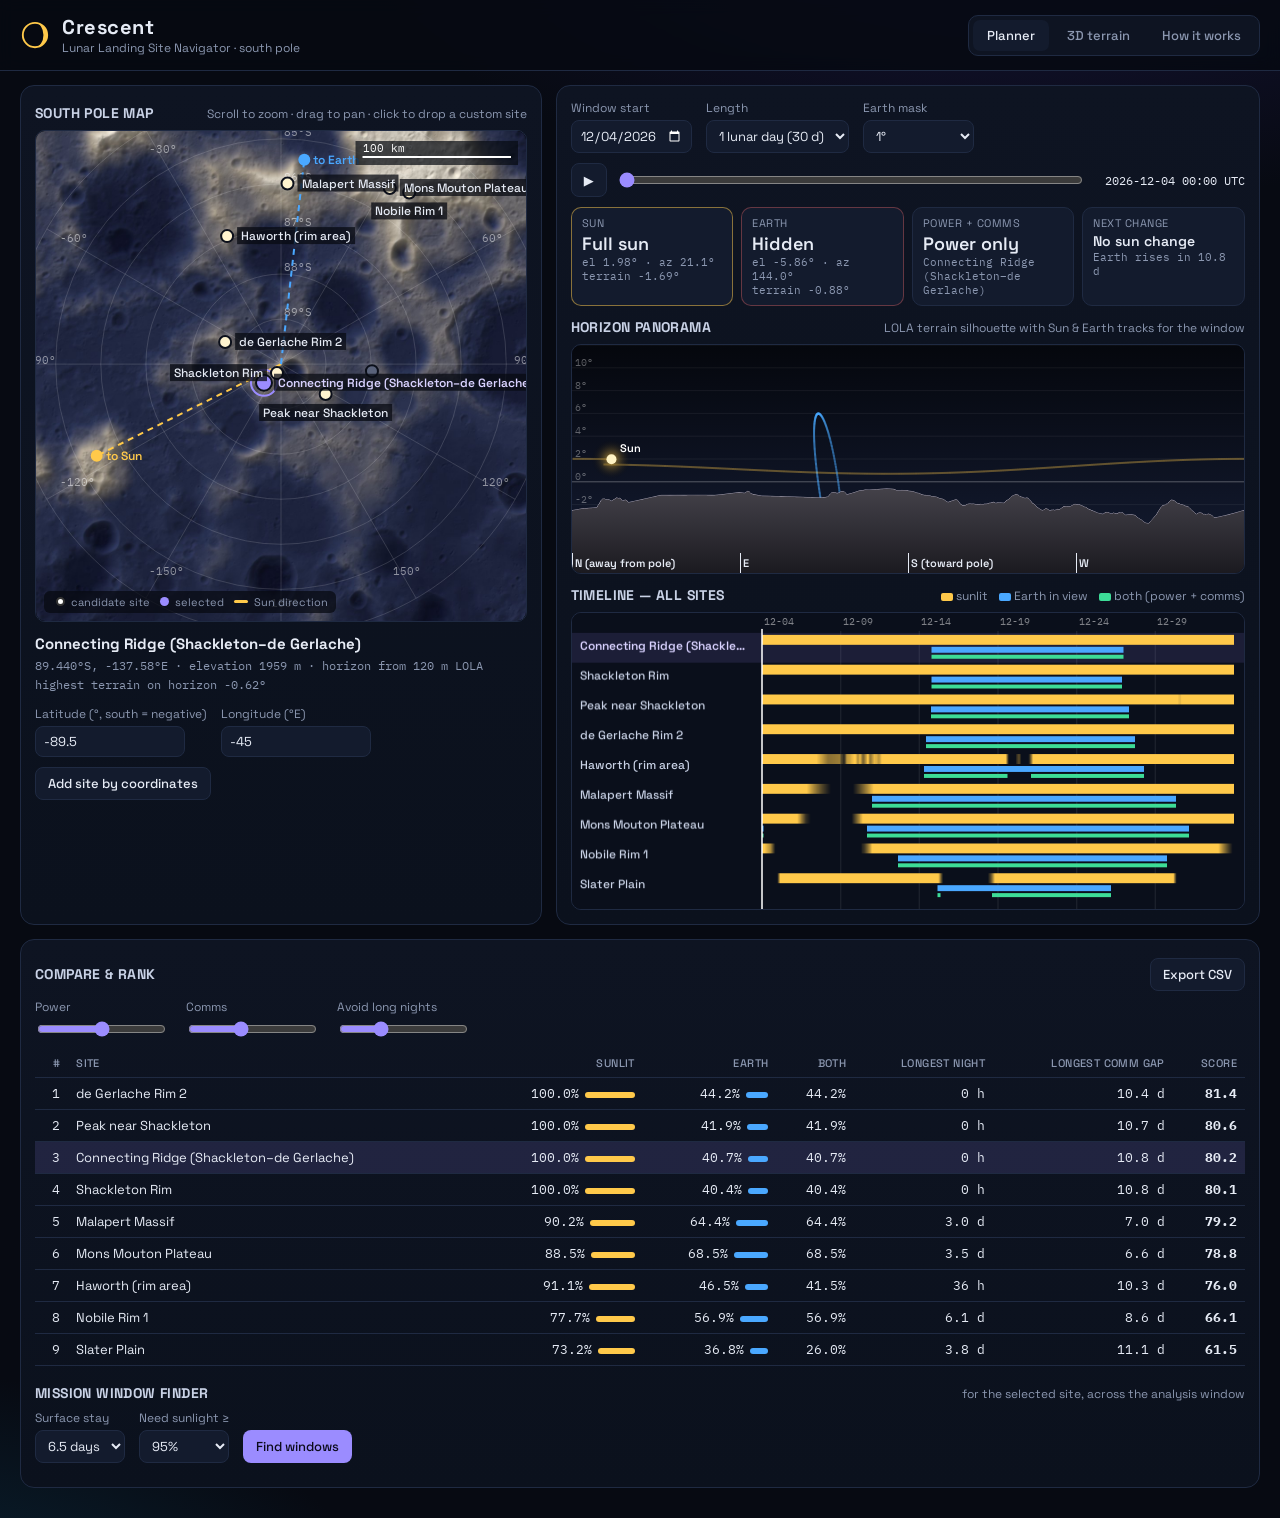
<file: index.html>
<!doctype html>
<html lang="en">
<head>
<meta charset="utf-8">
<meta name="viewport" content="width=device-width, initial-scale=1">
<meta name="ai-disclosure" content="Code, text and design written with AI assistance (Anthropic Claude); demo voice-over is AI-generated (Google Gemini TTS). All terrain and sky values are computed from NASA LOLA and JPL Horizons data.">
<meta name="generator" content="AI-assisted (Anthropic Claude, Google Gemini TTS)">
<title>Crescent — Lunar Landing Site Navigator</title>
<meta name="description" content="Compare lunar south pole landing sites and dates: Sun and Earth above the real LOLA terrain horizon, power and direct-to-Earth communication windows.">
<link rel="preconnect" href="https://fonts.googleapis.com">
<link href="https://fonts.googleapis.com/css2?family=Space+Grotesk:wght@400;500;600;700&family=IBM+Plex+Mono:wght@400;500&display=swap" rel="stylesheet">
<link rel="stylesheet" href="styles.css">
</head>
<body>
<header class="top">
  <div class="brand">
    <svg viewBox="0 0 32 32" width="30" height="30" aria-hidden="true"><circle cx="16" cy="16" r="13" fill="none" stroke="currentColor" stroke-width="2"/><path d="M16 3a13 13 0 0 1 0 26a9 13 0 0 0 0-26z" fill="currentColor"/></svg>
    <div>
      <h1>Crescent</h1>
      <p>Lunar Landing Site Navigator · south pole</p>
    </div>
  </div>
  <nav class="tabs" role="tablist">
    <button class="tab active" data-view="plan" role="tab">Planner</button>
    <button class="tab" data-view="terrain" role="tab">3D terrain</button>
    <button class="tab" data-view="learn" role="tab">How it works</button>
  </nav>
</header>

<div id="loading" class="loading">Loading NASA LOLA terrain &amp; JPL Horizons ephemeris…</div>

<main id="view-plan" class="view">
  <section class="panel map-panel">
    <div class="panel-head">
      <h2>South pole map</h2>
      <span class="hint">Scroll to zoom · drag to pan · click to drop a custom site</span>
    </div>
    <div class="map-wrap"><canvas id="map"></canvas>
      <div class="map-legend"><span class="lg lg-site"></span>candidate site <span class="lg lg-sel"></span>selected <span class="lg lg-sun"></span>Sun direction</div>
    </div>
    <div class="site-info" id="siteInfo"></div>
    <form class="controls coord-form" id="coordForm">
      <label>Latitude (°, south = negative) <input type="number" id="inLat" step="0.001" min="-90" max="-80" value="-89.5" required></label>
      <label>Longitude (°E) <input type="number" id="inLon" step="0.01" min="-180" max="360" value="-45" required></label>
      <button class="btn" type="submit">Add site by coordinates</button>
    </form>
  </section>

  <section class="panel ctrl-panel">
    <div class="controls">
      <label>Window start <input type="date" id="startDate" min="2026-01-01" max="2030-12-01"></label>
      <label>Length
        <select id="duration">
          <option value="720">1 lunar day (30 d)</option>
          <option value="2160">3 months</option>
          <option value="8760">1 year</option>
        </select>
      </label>
      <label>Earth mask <select id="commMask"><option value="0">0° (horizon)</option><option value="1" selected>1°</option><option value="2">2°</option><option value="5">5°</option></select></label>
    </div>
    <div class="clock">
      <button id="play" class="btn icon" aria-label="Play">▶</button>
      <input type="range" id="time" min="0" max="720" step="1" value="0">
      <output id="timeLabel"></output>
    </div>
    <div class="now" id="nowCards"></div>

    <div class="panel-head"><h2>Horizon panorama</h2><span class="hint" id="panoHint">LOLA terrain silhouette with Sun &amp; Earth tracks for the window</span></div>
    <canvas id="pano"></canvas>

    <div class="panel-head"><h2>Timeline — all sites</h2><span class="hint"><span class="sw sw-sun"></span>sunlit <span class="sw sw-earth"></span>Earth in view <span class="sw sw-both"></span>both (power + comms)</span></div>
    <canvas id="timeline"></canvas>
  </section>

  <section class="panel table-panel">
    <div class="panel-head"><h2>Compare &amp; rank</h2>
      <button class="btn" id="csv">Export CSV</button>
    </div>
    <div class="weights">
      <label>Power <input type="range" id="wSun" min="0" max="10" value="5"></label>
      <label>Comms <input type="range" id="wEarth" min="0" max="10" value="4"></label>
      <label>Avoid long nights <input type="range" id="wNight" min="0" max="10" value="3"></label>
    </div>
    <table id="rank"><thead><tr><th>#</th><th>Site</th><th>Sunlit</th><th>Earth</th><th>Both</th><th>Longest night</th><th>Longest comm gap</th><th>Score</th></tr></thead><tbody></tbody></table>

    <div class="panel-head finder-head"><h2>Mission window finder</h2><span class="hint">for the selected site, across the analysis window</span></div>
    <div class="controls">
      <label>Surface stay <select id="stay"><option value="72">3 days</option><option value="156" selected>6.5 days</option><option value="336">14 days</option></select></label>
      <label>Need sunlight ≥ <select id="minSun"><option value="0.9">90%</option><option value="0.95" selected>95%</option><option value="1">100%</option></select></label>
      <button class="btn primary" id="find">Find windows</button>
    </div>
    <ol id="windows" class="windows"></ol>
  </section>
</main>

<main id="view-terrain" class="view hidden">
  <section class="panel terrain-panel">
    <div class="panel-head"><h2>3D terrain around <span id="t3name"></span></h2><span class="hint">LOLA 300 m terrain lit by the real Sun position at the selected time · drag to orbit</span></div>
    <div id="three" class="three"></div>
    <div class="clock">
      <button id="play3" class="btn icon" aria-label="Play">▶</button>
      <input type="range" id="time3" min="0" max="720" step="1" value="0">
      <output id="timeLabel3"></output>
    </div>
  </section>
</main>

<main id="view-learn" class="view hidden">
  <article class="panel learn">
    <h2>Why the lunar south pole is hard</h2>
    <p>At the pole the Sun never rises more than about 1.6° above the ideal horizon, so it skims around the sky once every 29.5 days. A ridge a few kilometres away can hide it for days. Earth hangs low too, wobbling up and down by about ±7° through libration, so whether a lander can talk straight to Earth depends on the exact spot and date.</p>
    <h2>What Crescent does</h2>
    <ol>
      <li><b>Real terrain.</b> We cast 720 rays from each site across the NASA LRO <abbr title="Lunar Orbiter Laser Altimeter">LOLA</abbr> polar elevation model (120 m) out to 440 km, accounting for the Moon's curvature, to get the true horizon in every direction.</li>
      <li><b>Real sky.</b> Hourly sub-solar and sub-Earth points on the Moon (2026–2030) come from NASA JPL Horizons (DE441, MOON_ME frame, the same frame as LOLA). We correct for parallax, since the site sits 1,737 km from the Moon's centre.</li>
      <li><b>Power &amp; comms.</b> Sunlight = the fraction of the solar disk above the terrain. Direct-to-Earth = Earth's centre above the terrain plus your antenna mask.</li>
      <li><b>Decisions.</b> Compare sites, weight what matters to your mission, and find the dates when a stay of a given length gets continuous sunlight and the longest Earth contact.</li>
    </ol>
    <h2>Checks</h2>
    <p>Our 2027 results reproduce published patterns: the Shackleton–de Gerlache connecting ridge is sunlit about 86% of the year, while Malapert Massif and Mons Mouton trade some sunlight for Earth in view 80–86% of the time.</p>
    <h2>Limits</h2>
    <p>Featured sites are representative high points near NASA's Artemis III candidate regions, not official landing coordinates. Terrain resolution (120 m for featured sites, 300 m for custom sites) cannot show boulders or small local slopes. This is an educational and early-planning tool, not flight software.</p>
    <h2>Data</h2>
    <ul>
      <li>NASA LRO LOLA LDEM_75S_120M, PDS Geosciences Node</li>
      <li>NASA JPL Horizons ephemeris system (DE441)</li>
      <li>Candidate region names: NASA Artemis III announcement (Oct 2024)</li>
    </ul>
    <p class="muted">Built by team Crescent Dev (Harun Kalmakhanuly, Alizhan Audanbekov, Nurali Dauletbaev, Bexultanov Nurali, Nurmagambet Arnur, fakyoglu) for the NASA Space Apps Challenge 2026 (challenge: Lunar Landing Site Navigator). AI disclosure: the code and documentation were written with help from an AI coding assistant (Anthropic Claude). The team directed the work. All terrain and sky data come from NASA sources, and every number on this page is computed from that data, not generated by AI.</p>
    <p class="muted"><a href="slides.html" style="color:var(--accent)">Project presentation (7 slides)</a></p>
  </article>
</main>

<div id="tip" class="tip"></div>
<script type="importmap">{"imports":{"three":"https://cdn.jsdelivr.net/npm/three@0.160.0/build/three.module.js","three/addons/":"https://cdn.jsdelivr.net/npm/three@0.160.0/examples/jsm/"}}</script>
<script type="module" src="app.js"></script>
</body>
</html>
</file>
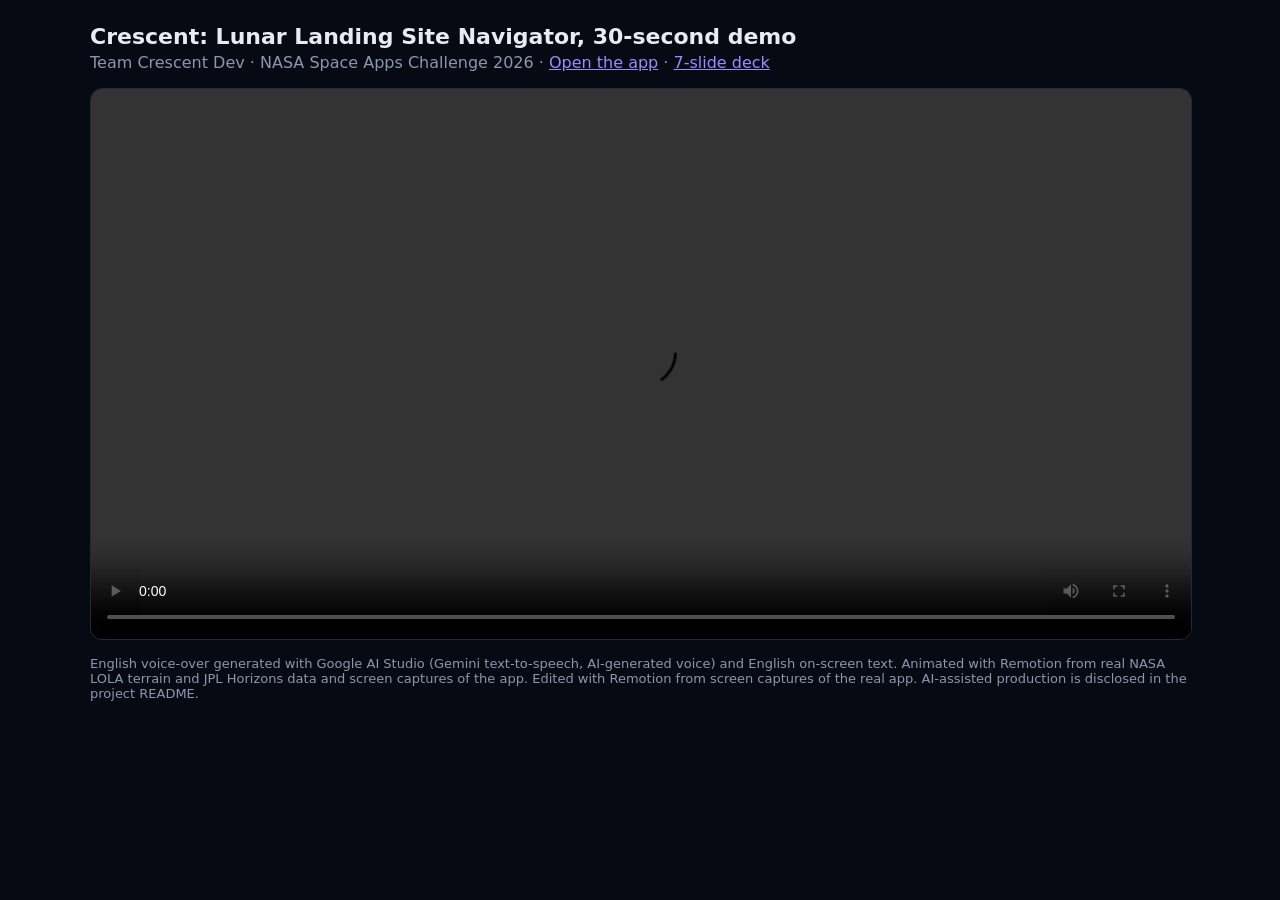
<file: demo.html>
<!doctype html>
<html lang="en"><head><meta charset="utf-8"><meta name="viewport" content="width=device-width, initial-scale=1">
<meta name="ai-disclosure" content="Code, text and design written with AI assistance (Anthropic Claude); demo voice-over is AI-generated (Google Gemini TTS). All terrain and sky values are computed from NASA LOLA and JPL Horizons data.">
<meta name="generator" content="AI-assisted (Anthropic Claude, Google Gemini TTS)">
<title>Crescent — 30-second Demo</title>
<style>:root{--bg:#070a12}html,body{margin:0;background:var(--bg);color:#e6ebf5;font-family:system-ui,sans-serif}
main{max-width:1100px;margin:0 auto;padding:24px 16px}video{width:100%;border-radius:12px;border:1px solid #1f2a42;background:#000}
h1{font-size:22px;margin:0 0 4px}p{color:#8b97b0;margin:0 0 16px}a{color:#9b8cff}</style></head>
<body><main><h1>Crescent: Lunar Landing Site Navigator, 30-second demo</h1>
<p>Team Crescent Dev · NASA Space Apps Challenge 2026 · <a href="./">Open the app</a> · <a href="slides.html">7-slide deck</a></p>
<video src="assets/crescent-demo.mp4" controls playsinline preload="metadata"></video>
<p style="margin-top:12px;font-size:13px">English voice-over generated with Google AI Studio (Gemini text-to-speech, AI-generated voice) and English on-screen text. Animated with Remotion from real NASA LOLA terrain and JPL Horizons data and screen captures of the app. Edited with Remotion from screen captures of the real app. AI-assisted production is disclosed in the project README.</p>
</main></body></html>
</file>
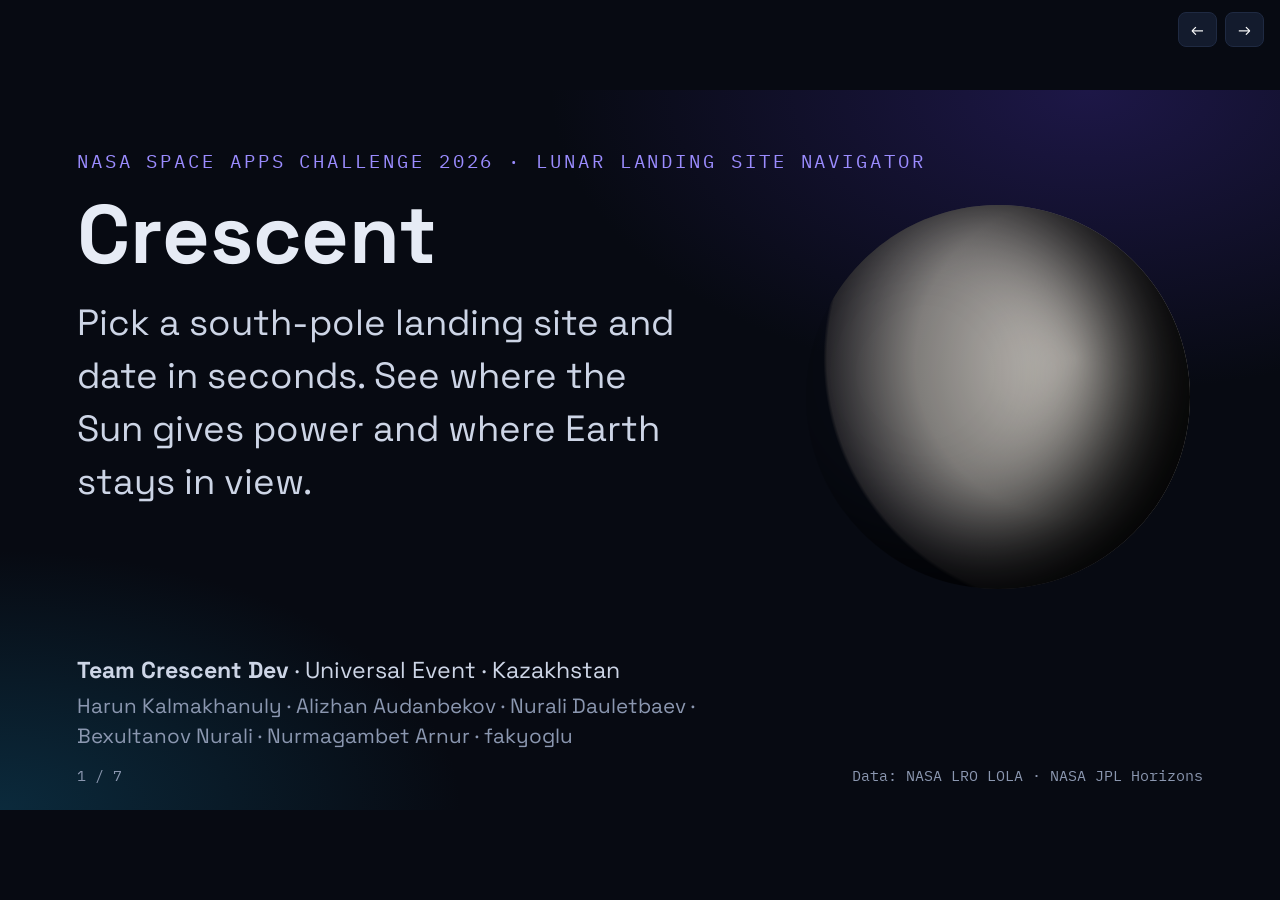
<file: slides.html>
<!doctype html>
<html lang="en">
<head>
<meta charset="utf-8">
<meta name="viewport" content="width=device-width, initial-scale=1">
<meta name="ai-disclosure" content="Code, text and design written with AI assistance (Anthropic Claude); demo voice-over is AI-generated (Google Gemini TTS). All terrain and sky values are computed from NASA LOLA and JPL Horizons data.">
<meta name="generator" content="AI-assisted (Anthropic Claude, Google Gemini TTS)">
<title>Crescent — Project Demo</title>
<link href="https://fonts.googleapis.com/css2?family=Space+Grotesk:wght@400;500;600;700&family=IBM+Plex+Mono:wght@400;500&display=swap" rel="stylesheet">
<style>
:root{--bg:#070a12;--text:#e6ebf5;--muted:#8b97b0;--sun:#ffc94a;--earth:#4aa8ff;--both:#3ddc97;--accent:#9b8cff;--line:#1f2a42}
*{box-sizing:border-box}html,body{margin:0;height:100%;background:var(--bg);color:var(--text);font-family:'Space Grotesk',system-ui,sans-serif;overflow:hidden}
.deck{height:100%;display:grid;place-items:center}
.slide{display:none;width:min(100vw,177.78vh);aspect-ratio:16/9;padding:4.5% 6%;position:relative;
  background:radial-gradient(70% 70% at 85% 0%,#1d1747 0,transparent 60%),radial-gradient(60% 60% at 0% 100%,#0b2a3c 0,transparent 60%),#070a12;font-size:min(1.9vw,3.4vh)}
.slide.on{display:flex;flex-direction:column}
h1{font-size:3.4em;margin:0;line-height:1.05}h2{font-size:1.6em;margin:0 0 .5em;color:var(--sun)}
p,li{font-size:.95em;line-height:1.45;color:#cdd5e6}.muted{color:var(--muted)}
.kicker{font-family:'IBM Plex Mono',monospace;color:var(--accent);font-size:.8em;letter-spacing:.15em;text-transform:uppercase;margin-bottom:1em}
.grid2{display:grid;grid-template-columns:1fr 1fr;gap:1.6em;align-items:center;flex:1;min-height:0}
.shot{width:100%;max-height:30em;object-fit:contain;object-position:top;border-radius:.6em;border:1px solid var(--line);box-shadow:0 1em 3em rgba(0,0,0,.5)}
.big{font-size:2.4em;font-weight:700}.stat{border:1px solid var(--line);border-radius:.6em;padding:.7em .9em;background:rgba(255,255,255,.02)}
.stats{display:grid;grid-template-columns:repeat(3,1fr);gap:.8em;margin-top:.6em}
table{border-collapse:collapse;width:100%;font-size:.9em}td,th{padding:.35em .5em;border-bottom:1px solid var(--line);text-align:right}td:first-child,th:first-child{text-align:left}th{color:var(--muted);font-weight:500}
.bar{display:inline-block;height:.5em;border-radius:.25em;vertical-align:middle;margin-left:.4em}
.foot{position:absolute;left:6%;right:6%;bottom:3.5%;display:flex;justify-content:space-between;font-family:'IBM Plex Mono',monospace;font-size:.6em;color:var(--muted)}
.moon{position:absolute;right:7%;top:16%;width:30%;aspect-ratio:1;border-radius:50%;background:radial-gradient(circle at 70% 40%,#d9d4cc 0,#8d8a86 45%,#2b2a2e 70%,transparent 71%);box-shadow:inset -3em -1em 4em #000;opacity:.9}
.pill{display:inline-block;border:1px solid var(--line);border-radius:2em;padding:.2em .8em;margin:.2em .3em 0 0;font-size:.8em}
.nav{position:fixed;top:12px;right:16px;display:flex;gap:8px;z-index:3}.nav button{background:#131b2d;color:#fff;border:1px solid var(--line);border-radius:8px;padding:6px 12px;font:inherit;cursor:pointer}
a{color:var(--accent)}
</style>
</head>
<body>
<div class="deck">

<section class="slide">
  <div class="kicker">NASA Space Apps Challenge 2026 · Lunar Landing Site Navigator</div>
  <h1>Crescent</h1>
  <p style="font-size:1.5em;max-width:55%;margin-top:.5em">Pick a south-pole landing site and date in seconds. See where the Sun gives power and where Earth stays in view.</p>
  <p style="margin-top:auto;margin-bottom:.2em"><b>Team Crescent Dev</b> · Universal Event · Kazakhstan</p>
  <p class="muted" style="margin:0;max-width:62%;font-size:.85em">Harun Kalmakhanuly · Alizhan Audanbekov · Nurali Dauletbaev · Bexultanov Nurali · Nurmagambet Arnur · fakyoglu</p>
  <div class="moon"></div>
  <div class="foot"><span>1 / 7</span><span>Data: NASA LRO LOLA · NASA JPL Horizons</span></div>
</section>

<section class="slide">
  <div class="kicker">The problem</div>
  <h2>At the lunar south pole, a few kilometres decide everything</h2>
  <div class="grid2">
    <ul>
      <li>The Sun never climbs more than <b>~1.6°</b> above the ideal horizon. It just skims around the sky.</li>
      <li>Earth sits low and wobbles by <b>±7°</b> through libration, so direct-to-Earth radio comes and goes.</li>
      <li>Nearby ridges and craters hide both for days at a time.</li>
      <li>Tools that compute this exist, but they are made for specialists. Planners, teachers and the public can't compare options quickly.</li>
    </ul>
    <div class="stats" style="grid-template-columns:1fr">
      <div class="stat"><div class="big" style="color:var(--sun)">±1.6°</div>Sun elevation range at the pole</div>
      <div class="stat"><div class="big" style="color:var(--earth)">±7°</div>Earth elevation swing (libration)</div>
      <div class="stat"><div class="big" style="color:var(--both)">29.5 d</div>one lunar day: one slow lap of the Sun</div>
    </div>
  </div>
  <div class="foot"><span>2 / 7</span><span>Crescent Dev</span></div>
</section>

<section class="slide">
  <div class="kicker">Our solution</div>
  <h2>One screen: map → horizon → timeline → ranking</h2>
  <div class="grid2" style="grid-template-columns:1.5fr 1fr">
    <img class="shot" src="assets/planner.png" alt="Crescent planner screen">
    <ul>
      <li><b>Map</b> of the south pole from real LOLA terrain. Click anywhere to add a custom site.</li>
      <li><b>Horizon panorama</b> showing the terrain silhouette with the Sun and Earth paths.</li>
      <li><b>Timeline</b> comparing every site: <span style="color:var(--sun)">sunlit</span>, <span style="color:var(--earth)">Earth in view</span>, <span style="color:var(--both)">both</span>.</li>
      <li><b>Ranking</b> with adjustable weights, plus a <b>mission window finder</b> and CSV export.</li>
    </ul>
  </div>
  <div class="foot"><span>3 / 7</span><span>Runs in any browser · no install</span></div>
</section>

<section class="slide">
  <div class="kicker">How it works</div>
  <h2>Real NASA terrain + real NASA ephemeris</h2>
  <div class="grid2">
    <div>
      <p><b>1 · Terrain horizon.</b> From each site we cast 720 rays across the LRO LOLA 120 m polar elevation model out to 440 km, including the Moon's curvature.</p>
      <p><b>2 · Sky.</b> Hourly sub-solar and sub-Earth points for 2026–2030 come from JPL Horizons (DE441) in the MOON_ME frame, the same frame as LOLA. We correct for the site's 1,737 km parallax.</p>
      <p><b>3 · Metrics.</b> Sunlight = fraction of the solar disk above the terrain. Comms = Earth above terrain + antenna mask. We track the longest night and the longest communication gap.</p>
    </div>
    <img class="shot" src="assets/terrain.png" alt="3D terrain view">
  </div>
  <div class="foot"><span>4 / 7</span><span>Static web app · data preprocessed in Python · JavaScript + three.js</span></div>
</section>

<section class="slide">
  <div class="kicker">What it shows · whole year 2027</div>
  <h2>Every site is a trade-off between power and comms</h2>
  <table>
    <tr><th>Site (near NASA candidate region)</th><th>Sunlit</th><th>Earth in view</th></tr>
    <tr><td>Connecting Ridge (Shackleton–de Gerlache)</td><td>86.2%<span class="bar" style="width:4.3em;background:var(--sun)"></span></td><td>50.8%<span class="bar" style="width:2.5em;background:var(--earth)"></span></td></tr>
    <tr><td>Shackleton Rim</td><td>85.6%<span class="bar" style="width:4.3em;background:var(--sun)"></span></td><td>49.6%<span class="bar" style="width:2.5em;background:var(--earth)"></span></td></tr>
    <tr><td>de Gerlache Rim 2</td><td>81.9%<span class="bar" style="width:4.1em;background:var(--sun)"></span></td><td>54.9%<span class="bar" style="width:2.7em;background:var(--earth)"></span></td></tr>
    <tr><td>Mons Mouton Plateau</td><td>68.8%<span class="bar" style="width:3.4em;background:var(--sun)"></span></td><td>86.1%<span class="bar" style="width:4.3em;background:var(--earth)"></span></td></tr>
    <tr><td>Malapert Massif</td><td>67.6%<span class="bar" style="width:3.4em;background:var(--sun)"></span></td><td>79.3%<span class="bar" style="width:4em;background:var(--earth)"></span></td></tr>
    <tr><td>Haworth (rim area)</td><td>51.1%<span class="bar" style="width:2.6em;background:var(--sun)"></span></td><td>59.7%<span class="bar" style="width:3em;background:var(--earth)"></span></td></tr>
  </table>
  <p class="muted" style="margin-top:.6em">Sites near the pole get the most sunlight. Sites closer to the Earth-facing side keep Earth in view longer. These match published LOLA illumination studies, and Crescent lets you pick the balance and the dates.</p>
  <div class="foot"><span>5 / 7</span><span>Earth mask 0°, observer 2 m</span></div>
</section>

<section class="slide">
  <div class="kicker">Who it's for</div>
  <h2>Mission planners, educators, the public</h2>
  <div class="stats">
    <div class="stat"><div class="big">🛰️</div><b>Planners</b><p>Rank sites with their own weights. Find dates when a 6.5-day stay gets ≥95% sunlight and the most Earth contact. Export hourly CSV.</p></div>
    <div class="stat"><div class="big">🏫</div><b>Educators</b><p>The 3D terrain lit by the real Sun and the horizon panorama make low sun angles and libration easy to see in class.</p></div>
    <div class="stat"><div class="big">🌍</div><b>Everyone</b><p>A free browser link with no install or login, and a plain-language "How it works" page.</p></div>
  </div>
  <div class="foot"><span>6 / 7</span><span>Crescent Dev</span></div>
</section>

<section class="slide">
  <div class="kicker">Next steps</div>
  <h2>From hackathon to planning tool</h2>
  <ul>
    <li>Add the 5–20 m LOLA products for metre-scale horizons at the final landing sites.</li>
    <li>Add Artemis lander and relay-satellite visibility (e.g. Lunar Gateway) as a second comms option.</li>
    <li>Add lunar-night thermal and battery sizing estimates based on shadow duration.</li>
    <li>Add Kazakh and Russian interfaces for classrooms.</li>
  </ul>
  <p style="margin-top:auto">Try it: <a id="live" href="index.html">open Crescent</a></p>
  <div class="foot"><span>7 / 7</span><span>AI disclosure: code written with help from an AI coding assistant · all numbers computed from NASA data</span></div>
</section>

</div>
<div class="nav"><button id="prev">←</button><button id="next">→</button></div>
<script>
const S=[...document.querySelectorAll('.slide')];let i=Math.max(0,Math.min(S.length-1,(+location.hash.slice(1)||1)-1));
const show=()=>{S.forEach((s,k)=>s.classList.toggle('on',k===i));history.replaceState(null,'','#'+(i+1));};
document.getElementById('prev').onclick=()=>{i=Math.max(0,i-1);show()};document.getElementById('next').onclick=()=>{i=Math.min(S.length-1,i+1);show()};
addEventListener('keydown',e=>{if(['ArrowRight',' ','PageDown'].includes(e.key)){i=Math.min(S.length-1,i+1);show()}if(['ArrowLeft','PageUp'].includes(e.key)){i=Math.max(0,i-1);show()}});
document.getElementById('live').href=new URL('index.html',location.href).href;document.getElementById('live').textContent=new URL('./',location.href).href;
show();
</script>
</body>
</html>
</file>
<file: styles.css>
:root{
  --bg:#070a12; --panel:#0e1422; --panel2:#131b2d; --line:#1f2a42; --text:#e6ebf5; --muted:#8b97b0;
  --sun:#ffc94a; --earth:#4aa8ff; --both:#3ddc97; --accent:#9b8cff; --danger:#ff6b6b;
  --mono:'IBM Plex Mono',ui-monospace,monospace; --sans:'Space Grotesk',system-ui,sans-serif;
}
*{box-sizing:border-box}
html,body{margin:0;background:var(--bg);color:var(--text);font-family:var(--sans);font-size:14px}
body{background:radial-gradient(1200px 600px at 80% -10%,#1a1640 0,transparent 60%),radial-gradient(900px 500px at -10% 110%,#0b2a3c 0,transparent 60%),var(--bg);min-height:100vh}
.top{display:flex;align-items:center;justify-content:space-between;gap:16px;padding:14px 20px;border-bottom:1px solid var(--line);position:sticky;top:0;background:rgba(7,10,18,.85);backdrop-filter:blur(8px);z-index:5;flex-wrap:wrap}
.brand{display:flex;gap:12px;align-items:center;color:var(--sun)}
.brand h1{margin:0;font-size:20px;letter-spacing:.5px;color:var(--text)}
.brand p{margin:0;color:var(--muted);font-size:12px}
.tabs{display:flex;gap:4px;background:var(--panel);padding:4px;border-radius:10px;border:1px solid var(--line)}
.tab{background:none;border:0;color:var(--muted);padding:7px 14px;border-radius:7px;cursor:pointer;font:500 13px var(--sans)}
.tab.active{background:var(--panel2);color:var(--text)}
.view{display:grid;grid-template-columns:minmax(320px,1fr) minmax(420px,1.35fr);gap:14px;padding:14px 20px 30px}
.view.hidden{display:none}
#view-terrain,#view-learn{grid-template-columns:1fr}
.panel{background:linear-gradient(180deg,var(--panel),#0b111d);border:1px solid var(--line);border-radius:14px;padding:14px;min-width:0}
.table-panel{grid-column:1 / -1}
.panel-head{display:flex;align-items:baseline;justify-content:space-between;gap:10px;margin:4px 0 8px;flex-wrap:wrap}
.panel-head h2{margin:0;font-size:14px;letter-spacing:.4px;text-transform:uppercase;color:#c9d2e6}
.hint{color:var(--muted);font-size:12px}
.map-wrap{position:relative;border-radius:10px;overflow:hidden;border:1px solid var(--line)}
#map{display:block;width:100%;aspect-ratio:1/1;cursor:crosshair;background:#000}
.map-legend{position:absolute;left:8px;bottom:8px;background:rgba(7,10,18,.75);padding:4px 8px;border-radius:6px;font-size:11px;color:var(--muted);display:flex;gap:6px;align-items:center}
.lg{display:inline-block;width:9px;height:9px;border-radius:50%;margin-left:4px}
.lg-site{background:#fff;border:2px solid #333}.lg-sel{background:var(--accent)}.lg-sun{background:var(--sun);border-radius:2px;height:3px;width:14px}
.site-info{margin-top:10px;font-family:var(--mono);font-size:12px;color:var(--muted);line-height:1.6}
.site-info b{color:var(--text);font-family:var(--sans);font-size:15px}
.controls{display:flex;flex-wrap:wrap;gap:10px 14px;align-items:flex-end;margin-bottom:10px}
.controls label,.weights label{display:flex;flex-direction:column;gap:4px;color:var(--muted);font-size:12px}
.coord-form{margin-top:12px}
.coord-form input[type=number]{width:150px}
input[type=date],input[type=number],select{background:var(--panel2);color:var(--text);border:1px solid var(--line);border-radius:8px;padding:6px 8px;font:13px var(--sans);color-scheme:dark}
.clock{display:flex;gap:10px;align-items:center;margin:4px 0 10px}
.clock input[type=range]{flex:1}
input[type=range]{accent-color:var(--accent)}
.clock output{font-family:var(--mono);font-size:12px;min-width:150px;text-align:right}
.btn{background:var(--panel2);color:var(--text);border:1px solid var(--line);border-radius:8px;padding:7px 12px;cursor:pointer;font:500 13px var(--sans)}
.btn:hover{border-color:#3a4a6e}
.btn.primary{background:var(--accent);color:#0b0b1a;border-color:transparent}
.btn.icon{width:36px;height:34px;padding:0}
.now{display:grid;grid-template-columns:repeat(4,1fr);gap:8px;margin-bottom:12px}
.card{background:var(--panel2);border:1px solid var(--line);border-radius:10px;padding:8px 10px}
.card .k{color:var(--muted);font-size:11px;text-transform:uppercase;letter-spacing:.5px}
.card .v{font-size:18px;font-weight:600;margin-top:2px}
.card .s{font-family:var(--mono);font-size:11px;color:var(--muted)}
.card.on-sun{border-color:rgba(255,201,74,.5)}.card.on-earth{border-color:rgba(74,168,255,.5)}.card.off{border-color:rgba(255,107,107,.35)}
#pano{width:100%;height:230px;display:block;border-radius:10px;border:1px solid var(--line);margin-bottom:12px}
#timeline{width:100%;display:block;border-radius:10px;border:1px solid var(--line);cursor:pointer}
.sw{display:inline-block;width:12px;height:8px;border-radius:2px;margin:0 3px 0 8px;vertical-align:middle}
.sw-sun{background:var(--sun)}.sw-earth{background:var(--earth)}.sw-both{background:var(--both)}
.weights{display:flex;gap:18px;flex-wrap:wrap;margin-bottom:10px}
table{width:100%;border-collapse:collapse;font-size:13px}
th,td{padding:7px 8px;border-bottom:1px solid var(--line);text-align:right;white-space:nowrap}
th:nth-child(2),td:nth-child(2){text-align:left;white-space:normal}
th{color:var(--muted);font-weight:500;font-size:11px;text-transform:uppercase;letter-spacing:.4px}
tbody tr{cursor:pointer}
tbody tr:hover{background:rgba(155,140,255,.07)}
tbody tr.sel{background:rgba(155,140,255,.14)}
td.num{font-family:var(--mono)}
.bar{display:inline-block;height:6px;border-radius:3px;vertical-align:middle;margin-left:6px}
.finder-head{margin-top:18px}
.windows{margin:0;padding-left:20px;display:grid;gap:6px}
.windows li{background:var(--panel2);border:1px solid var(--line);border-radius:8px;padding:8px 10px;cursor:pointer;font-family:var(--mono);font-size:12px}
.windows li:hover{border-color:var(--accent)}
.windows li b{font-family:var(--sans);font-size:13px;color:var(--text)}
.loading{position:fixed;inset:0;display:grid;place-items:center;background:var(--bg);color:var(--muted);z-index:50;font-family:var(--mono)}
.loading.done{display:none}
.tip{position:fixed;pointer-events:none;background:#0b1020;border:1px solid var(--line);border-radius:8px;padding:6px 9px;font:12px var(--mono);color:var(--text);display:none;z-index:40;max-width:320px}
.terrain-panel .three{width:100%;height:min(70vh,640px);border-radius:10px;overflow:hidden;border:1px solid var(--line);background:#000}
.learn{max-width:860px;line-height:1.65;font-size:15px}
.learn h2{font-size:18px;margin:18px 0 6px;color:var(--sun)}
.learn .muted{color:var(--muted);font-size:13px}
@media (max-width:900px){
  .view{grid-template-columns:1fr;padding:12px 16px 24px}
  .now{grid-template-columns:repeat(2,1fr)}
  .table-panel{overflow-x:auto}
}
</file>
